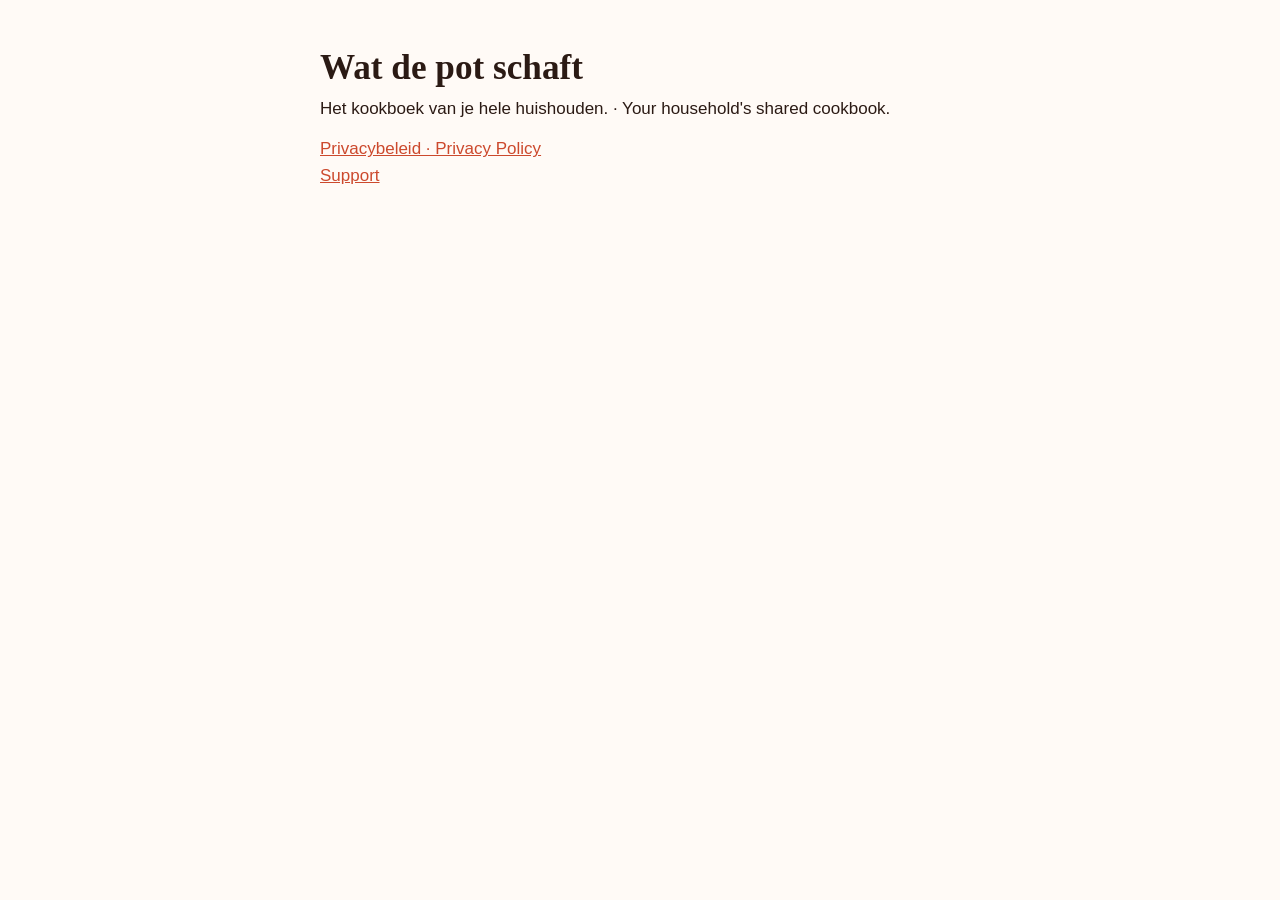
<file: index.html>
<!doctype html>
<html lang="nl">
<head>
<meta charset="utf-8">
<meta name="viewport" content="width=device-width, initial-scale=1">
<title>Wat de pot schaft</title>
<link rel="stylesheet" href="style.css">
</head>
<body>
<main>
<h1>Wat de pot schaft</h1>
<p>Het kookboek van je hele huishouden. · Your household's shared cookbook.</p>
<p><a href="privacy/">Privacybeleid · Privacy Policy</a><br><a href="support/">Support</a></p>
</main>
</body>
</html>
</file>
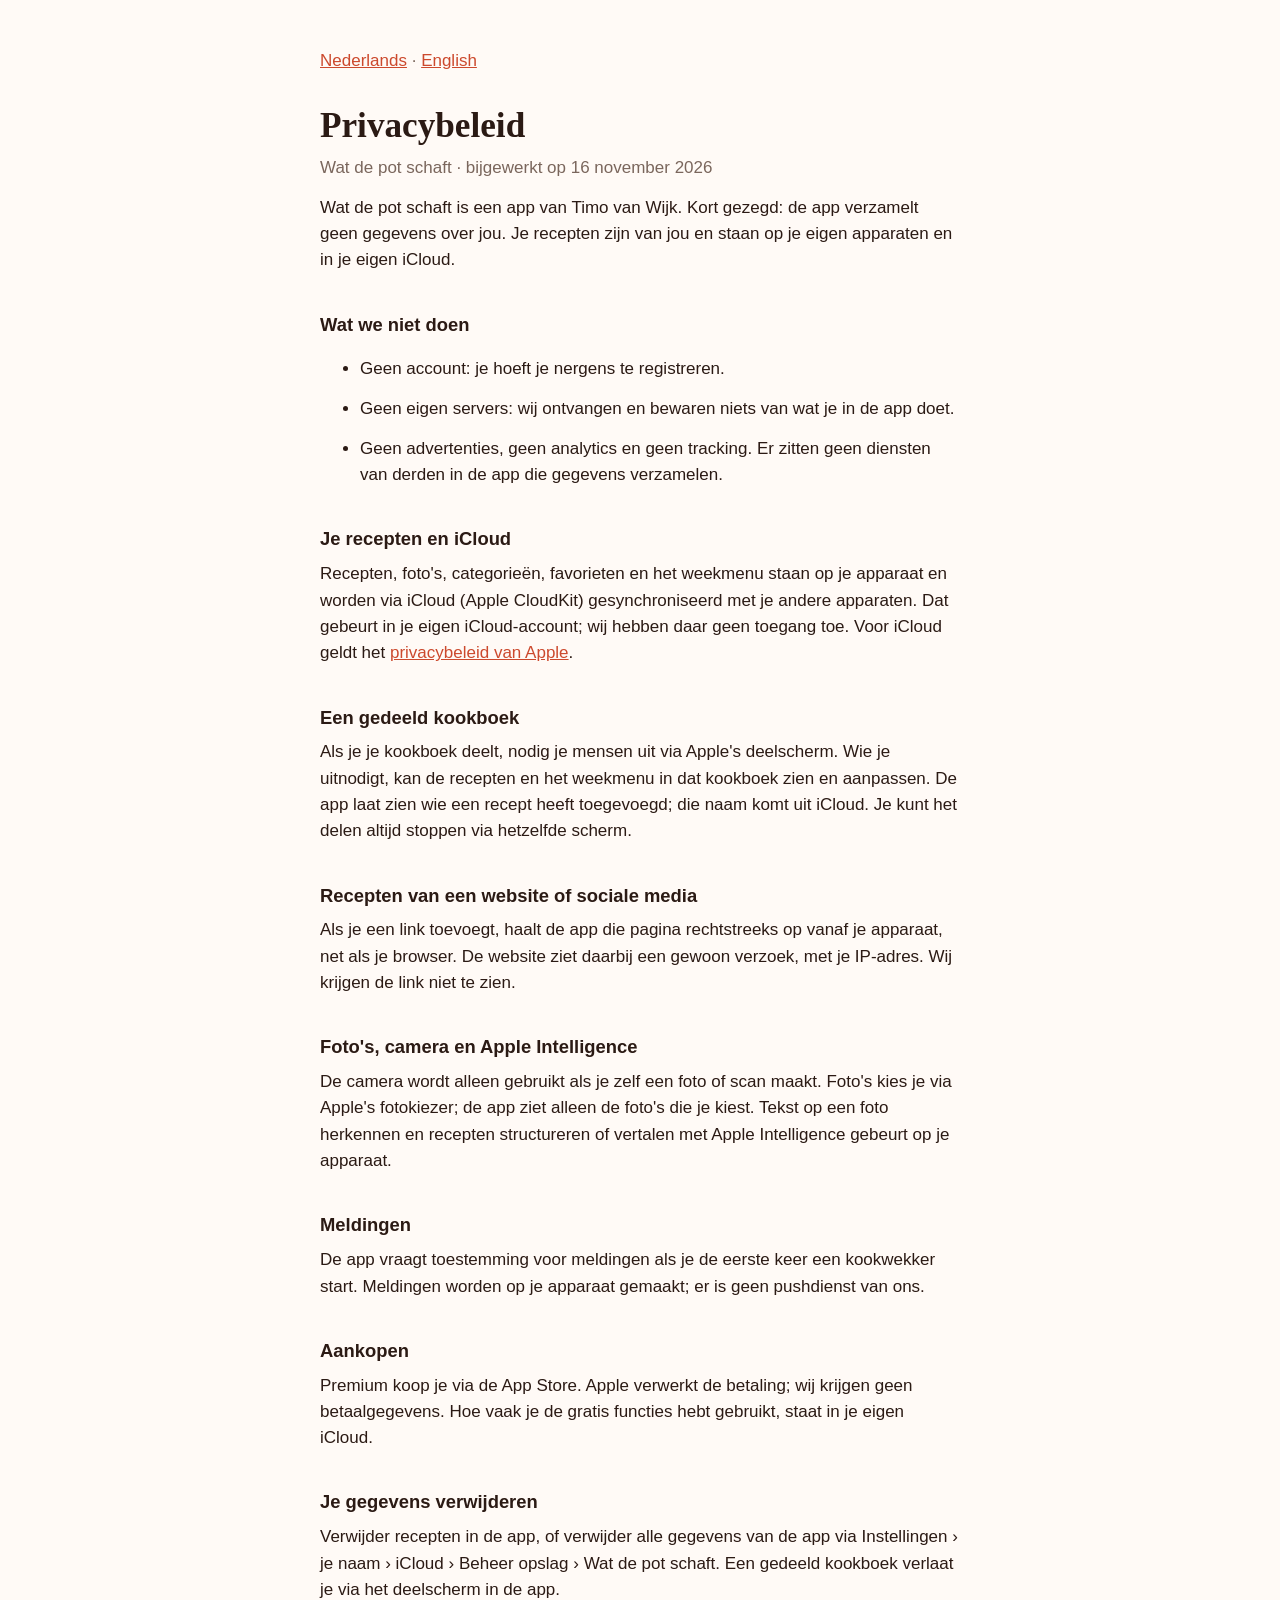
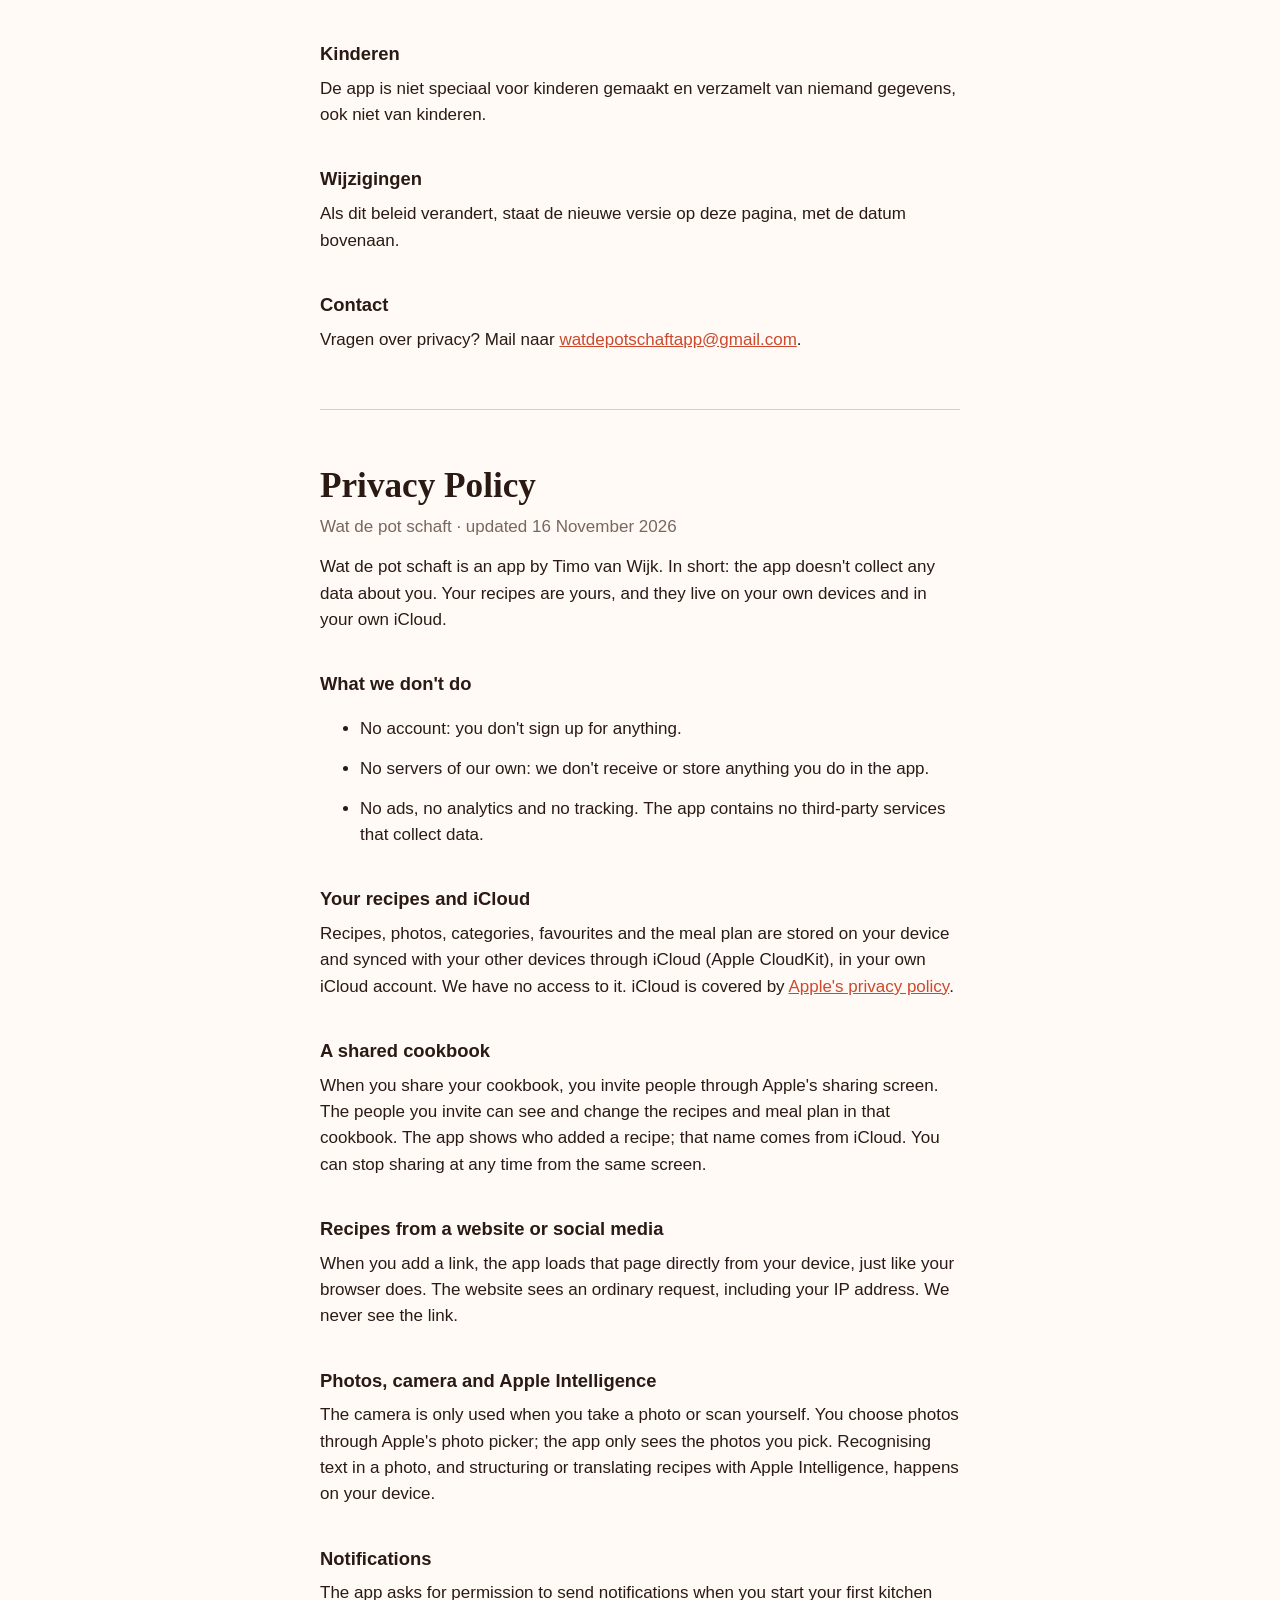
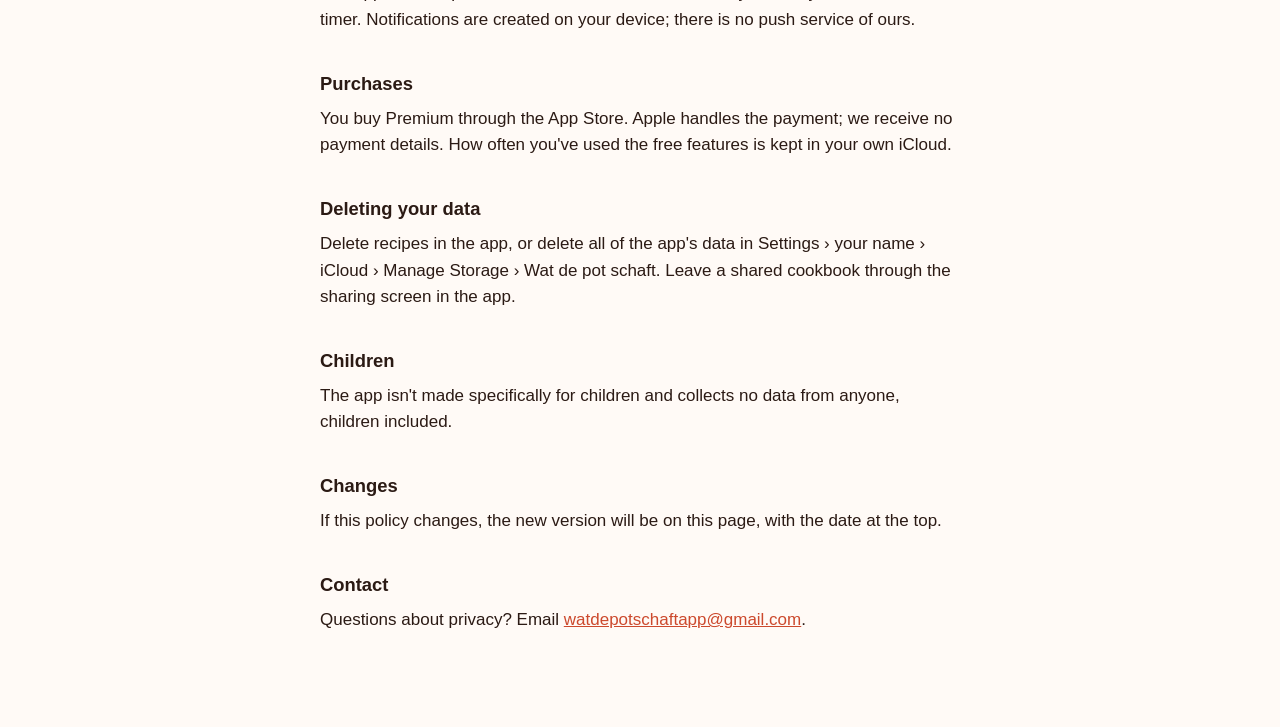
<file: privacy/index.html>
<!doctype html>
<html lang="nl">
<head>
<meta charset="utf-8">
<meta name="viewport" content="width=device-width, initial-scale=1">
<title>Privacybeleid · Wat de pot schaft</title>
<link rel="stylesheet" href="../style.css">
</head>
<body>
<main>
<nav class="muted"><a href="#nl">Nederlands</a> · <a href="#en">English</a></nav>

<section id="nl" lang="nl">
<h1>Privacybeleid</h1>
<p class="muted">Wat de pot schaft · bijgewerkt op 16 november 2026</p>

<p>Wat de pot schaft is een app van Timo van Wijk. Kort gezegd: de app verzamelt geen gegevens over jou. Je recepten zijn van jou en staan op je eigen apparaten en in je eigen iCloud.</p>

<h2>Wat we niet doen</h2>
<ul>
<li>Geen account: je hoeft je nergens te registreren.</li>
<li>Geen eigen servers: wij ontvangen en bewaren niets van wat je in de app doet.</li>
<li>Geen advertenties, geen analytics en geen tracking. Er zitten geen diensten van derden in de app die gegevens verzamelen.</li>
</ul>

<h2>Je recepten en iCloud</h2>
<p>Recepten, foto's, categorieën, favorieten en het weekmenu staan op je apparaat en worden via iCloud (Apple CloudKit) gesynchroniseerd met je andere apparaten. Dat gebeurt in je eigen iCloud-account; wij hebben daar geen toegang toe. Voor iCloud geldt het <a href="https://www.apple.com/legal/privacy/">privacybeleid van Apple</a>.</p>

<h2>Een gedeeld kookboek</h2>
<p>Als je je kookboek deelt, nodig je mensen uit via Apple's deelscherm. Wie je uitnodigt, kan de recepten en het weekmenu in dat kookboek zien en aanpassen. De app laat zien wie een recept heeft toegevoegd; die naam komt uit iCloud. Je kunt het delen altijd stoppen via hetzelfde scherm.</p>

<h2>Recepten van een website of sociale media</h2>
<p>Als je een link toevoegt, haalt de app die pagina rechtstreeks op vanaf je apparaat, net als je browser. De website ziet daarbij een gewoon verzoek, met je IP-adres. Wij krijgen de link niet te zien.</p>

<h2>Foto's, camera en Apple Intelligence</h2>
<p>De camera wordt alleen gebruikt als je zelf een foto of scan maakt. Foto's kies je via Apple's fotokiezer; de app ziet alleen de foto's die je kiest. Tekst op een foto herkennen en recepten structureren of vertalen met Apple Intelligence gebeurt op je apparaat.</p>

<h2>Meldingen</h2>
<p>De app vraagt toestemming voor meldingen als je de eerste keer een kookwekker start. Meldingen worden op je apparaat gemaakt; er is geen pushdienst van ons.</p>

<h2>Aankopen</h2>
<p>Premium koop je via de App Store. Apple verwerkt de betaling; wij krijgen geen betaalgegevens. Hoe vaak je de gratis functies hebt gebruikt, staat in je eigen iCloud.</p>

<h2>Je gegevens verwijderen</h2>
<p>Verwijder recepten in de app, of verwijder alle gegevens van de app via Instellingen › je naam › iCloud › Beheer opslag › Wat de pot schaft. Een gedeeld kookboek verlaat je via het deelscherm in de app.</p>

<h2>Kinderen</h2>
<p>De app is niet speciaal voor kinderen gemaakt en verzamelt van niemand gegevens, ook niet van kinderen.</p>

<h2>Wijzigingen</h2>
<p>Als dit beleid verandert, staat de nieuwe versie op deze pagina, met de datum bovenaan.</p>

<h2>Contact</h2>
<p>Vragen over privacy? Mail naar <a href="mailto:watdepotschaftapp@gmail.com">watdepotschaftapp@gmail.com</a>.</p>
</section>

<hr>

<section id="en" lang="en">
<h1>Privacy Policy</h1>
<p class="muted">Wat de pot schaft · updated 16 November 2026</p>

<p>Wat de pot schaft is an app by Timo van Wijk. In short: the app doesn't collect any data about you. Your recipes are yours, and they live on your own devices and in your own iCloud.</p>

<h2>What we don't do</h2>
<ul>
<li>No account: you don't sign up for anything.</li>
<li>No servers of our own: we don't receive or store anything you do in the app.</li>
<li>No ads, no analytics and no tracking. The app contains no third-party services that collect data.</li>
</ul>

<h2>Your recipes and iCloud</h2>
<p>Recipes, photos, categories, favourites and the meal plan are stored on your device and synced with your other devices through iCloud (Apple CloudKit), in your own iCloud account. We have no access to it. iCloud is covered by <a href="https://www.apple.com/legal/privacy/">Apple's privacy policy</a>.</p>

<h2>A shared cookbook</h2>
<p>When you share your cookbook, you invite people through Apple's sharing screen. The people you invite can see and change the recipes and meal plan in that cookbook. The app shows who added a recipe; that name comes from iCloud. You can stop sharing at any time from the same screen.</p>

<h2>Recipes from a website or social media</h2>
<p>When you add a link, the app loads that page directly from your device, just like your browser does. The website sees an ordinary request, including your IP address. We never see the link.</p>

<h2>Photos, camera and Apple Intelligence</h2>
<p>The camera is only used when you take a photo or scan yourself. You choose photos through Apple's photo picker; the app only sees the photos you pick. Recognising text in a photo, and structuring or translating recipes with Apple Intelligence, happens on your device.</p>

<h2>Notifications</h2>
<p>The app asks for permission to send notifications when you start your first kitchen timer. Notifications are created on your device; there is no push service of ours.</p>

<h2>Purchases</h2>
<p>You buy Premium through the App Store. Apple handles the payment; we receive no payment details. How often you've used the free features is kept in your own iCloud.</p>

<h2>Deleting your data</h2>
<p>Delete recipes in the app, or delete all of the app's data in Settings › your name › iCloud › Manage Storage › Wat de pot schaft. Leave a shared cookbook through the sharing screen in the app.</p>

<h2>Children</h2>
<p>The app isn't made specifically for children and collects no data from anyone, children included.</p>

<h2>Changes</h2>
<p>If this policy changes, the new version will be on this page, with the date at the top.</p>

<h2>Contact</h2>
<p>Questions about privacy? Email <a href="mailto:watdepotschaftapp@gmail.com">watdepotschaftapp@gmail.com</a>.</p>
</section>
</main>
</body>
</html>
</file>
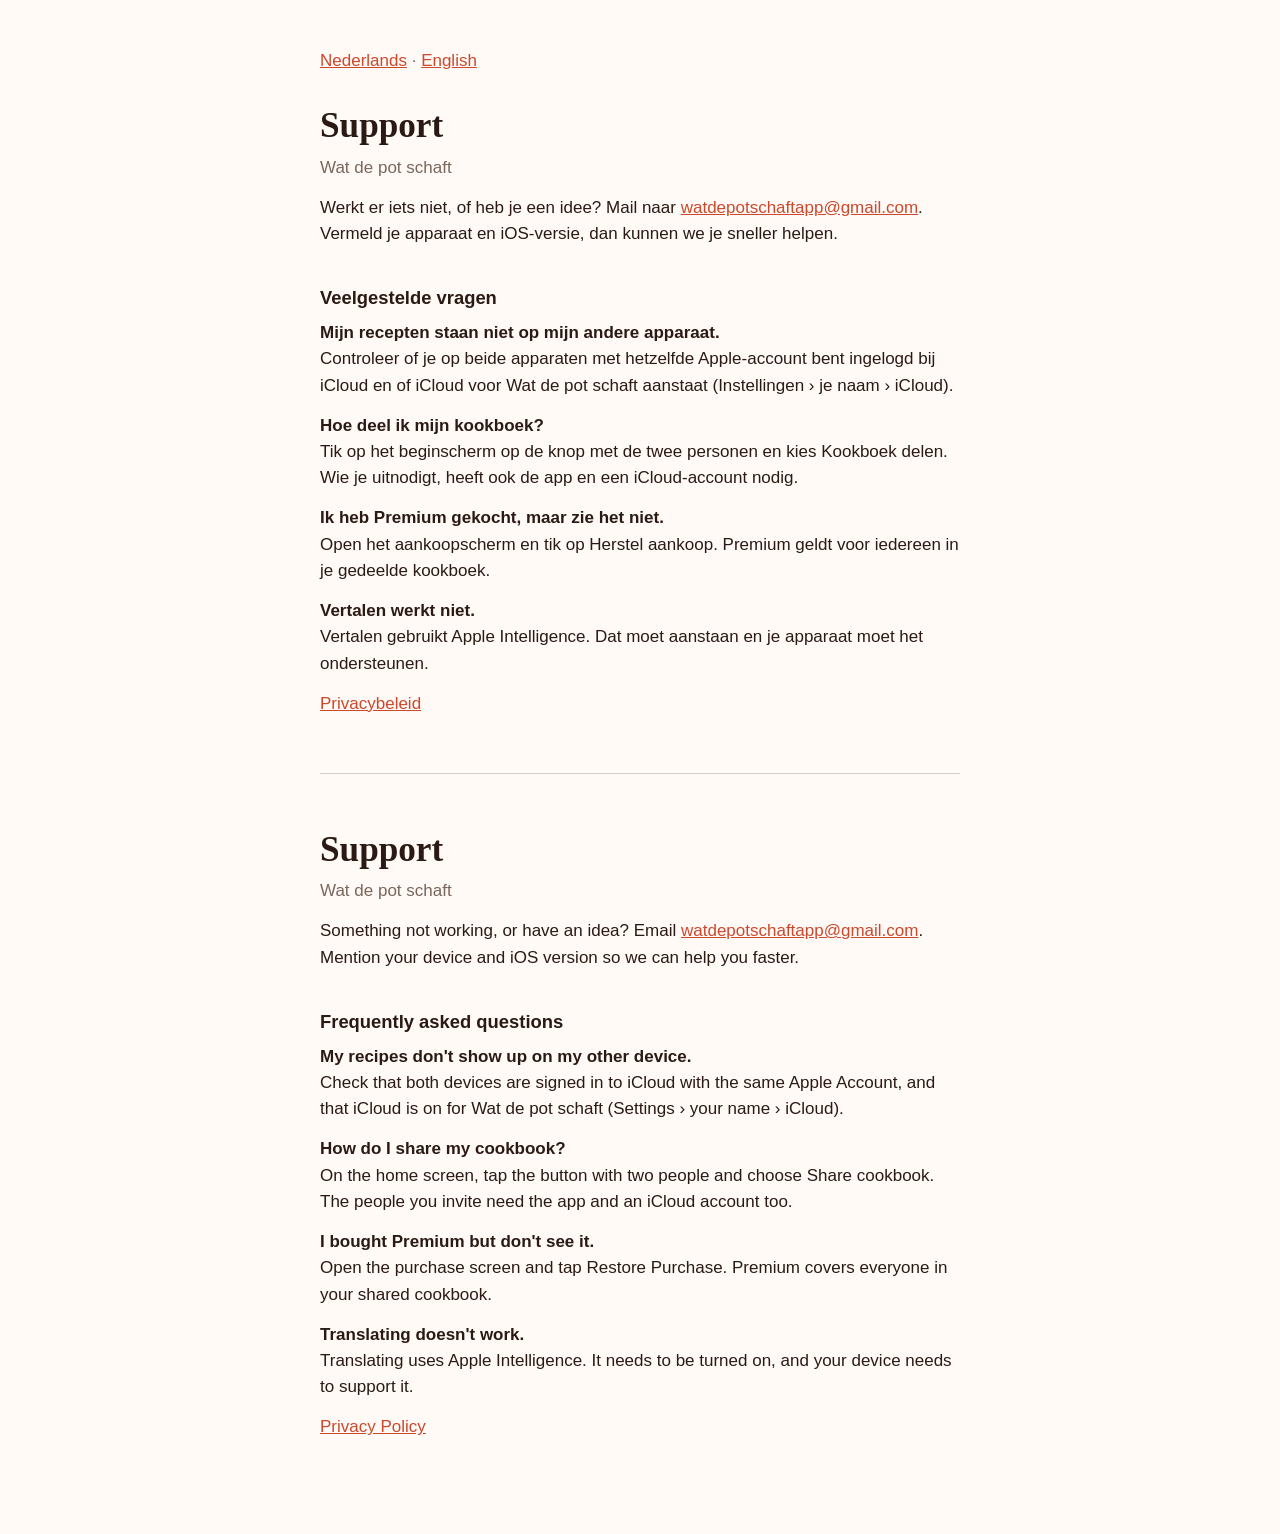
<file: support/index.html>
<!doctype html>
<html lang="nl">
<head>
<meta charset="utf-8">
<meta name="viewport" content="width=device-width, initial-scale=1">
<title>Support · Wat de pot schaft</title>
<link rel="stylesheet" href="../style.css">
</head>
<body>
<main>
<nav class="muted"><a href="#nl">Nederlands</a> · <a href="#en">English</a></nav>

<section id="nl" lang="nl">
<h1>Support</h1>
<p class="muted">Wat de pot schaft</p>
<p>Werkt er iets niet, of heb je een idee? Mail naar <a href="mailto:watdepotschaftapp@gmail.com">watdepotschaftapp@gmail.com</a>. Vermeld je apparaat en iOS-versie, dan kunnen we je sneller helpen.</p>

<h2>Veelgestelde vragen</h2>
<p><strong>Mijn recepten staan niet op mijn andere apparaat.</strong><br>Controleer of je op beide apparaten met hetzelfde Apple-account bent ingelogd bij iCloud en of iCloud voor Wat de pot schaft aanstaat (Instellingen › je naam › iCloud).</p>
<p><strong>Hoe deel ik mijn kookboek?</strong><br>Tik op het beginscherm op de knop met de twee personen en kies Kookboek delen. Wie je uitnodigt, heeft ook de app en een iCloud-account nodig.</p>
<p><strong>Ik heb Premium gekocht, maar zie het niet.</strong><br>Open het aankoopscherm en tik op Herstel aankoop. Premium geldt voor iedereen in je gedeelde kookboek.</p>
<p><strong>Vertalen werkt niet.</strong><br>Vertalen gebruikt Apple Intelligence. Dat moet aanstaan en je apparaat moet het ondersteunen.</p>

<p><a href="../privacy/">Privacybeleid</a></p>
</section>

<hr>

<section id="en" lang="en">
<h1>Support</h1>
<p class="muted">Wat de pot schaft</p>
<p>Something not working, or have an idea? Email <a href="mailto:watdepotschaftapp@gmail.com">watdepotschaftapp@gmail.com</a>. Mention your device and iOS version so we can help you faster.</p>

<h2>Frequently asked questions</h2>
<p><strong>My recipes don't show up on my other device.</strong><br>Check that both devices are signed in to iCloud with the same Apple Account, and that iCloud is on for Wat de pot schaft (Settings › your name › iCloud).</p>
<p><strong>How do I share my cookbook?</strong><br>On the home screen, tap the button with two people and choose Share cookbook. The people you invite need the app and an iCloud account too.</p>
<p><strong>I bought Premium but don't see it.</strong><br>Open the purchase screen and tap Restore Purchase. Premium covers everyone in your shared cookbook.</p>
<p><strong>Translating doesn't work.</strong><br>Translating uses Apple Intelligence. It needs to be turned on, and your device needs to support it.</p>

<p><a href="../privacy/">Privacy Policy</a></p>
</section>
</main>
</body>
</html>
</file>
<file: style.css>
:root { color-scheme: light dark; --bg: #fffaf6; --text: #2b1a14; --muted: #7a665c; --accent: #cc492d; }
@media (prefers-color-scheme: dark) { :root { --bg: #170c09; --text: #f5ebe6; --muted: #b9a59b; --accent: #f26b45; } }
* { box-sizing: border-box; }
body { margin: 0; background: var(--bg); color: var(--text); font: 17px/1.55 -apple-system, BlinkMacSystemFont, "Helvetica Neue", sans-serif; }
main { max-width: 680px; margin: 0 auto; padding: 48px 20px 80px; }
h1 { font-family: "New York", ui-serif, Georgia, serif; font-size: 2.2rem; line-height: 1.15; margin: 0 0 8px; }
h2 { font-size: 1.15rem; margin: 2em 0 0.4em; }
p, li { margin: 0 0 0.8em; }
.muted { color: var(--muted); }
a { color: var(--accent); }
nav { margin-bottom: 32px; }
hr { border: none; border-top: 1px solid color-mix(in srgb, var(--muted) 30%, transparent); margin: 56px 0; }
</file>
